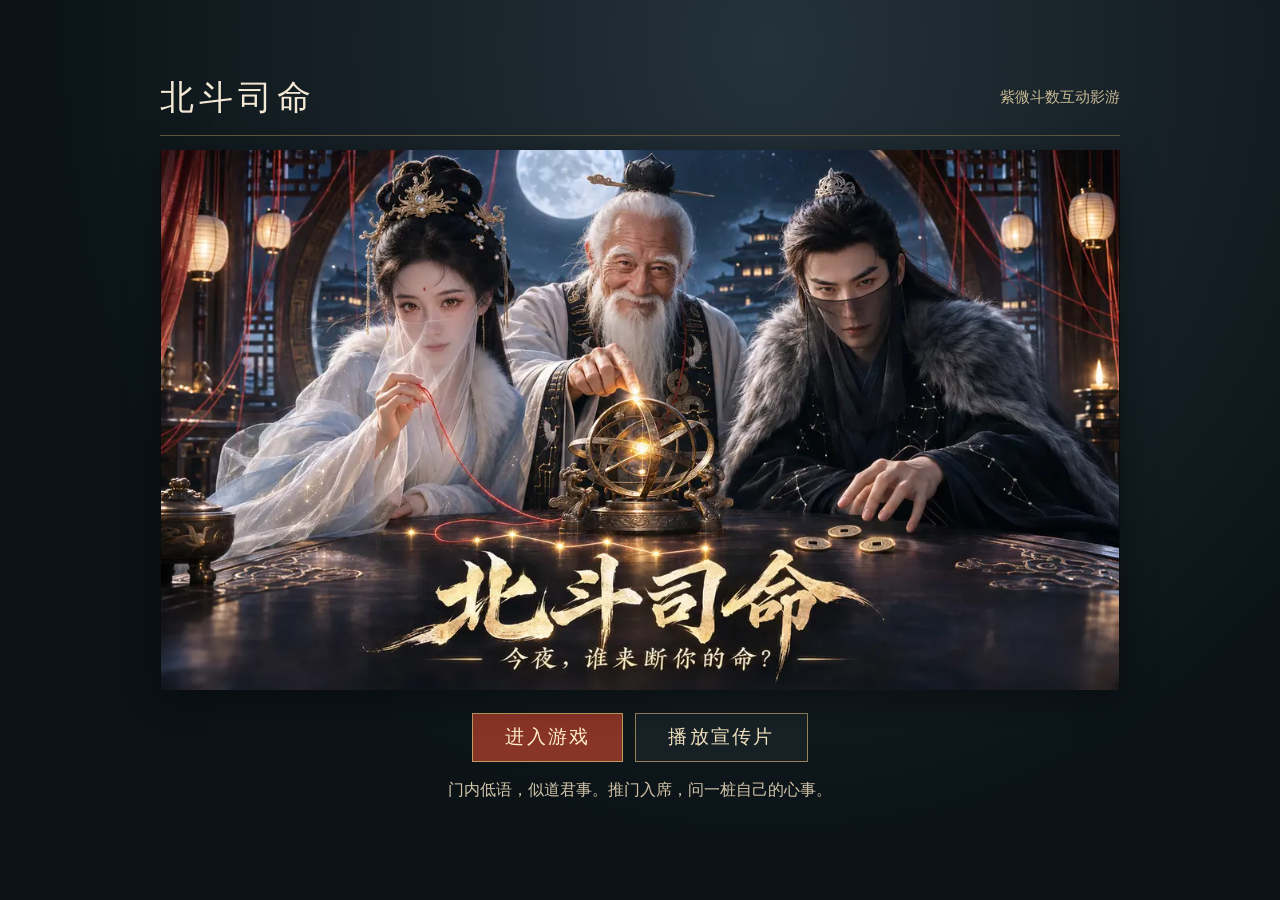
<file: index.html>
<!doctype html>
<html lang="zh-CN">
<head>
  <meta charset="utf-8">
  <meta name="viewport" content="width=device-width,initial-scale=1,viewport-fit=cover">
  <meta name="theme-color" content="#0b1317">
  <meta name="robots" content="noindex,nofollow">
  <title>北斗司命 · 试玩与宣传片</title>
  <style>
    *{box-sizing:border-box}
    :root{color-scheme:dark;font-family:"Songti SC","Noto Serif CJK SC",SimSun,serif;color:#f4e9d4;background:#0b1317}
    body{margin:0;min-height:100svh;display:grid;align-content:center;background:radial-gradient(ellipse at 60% 5%,#24323a,transparent 66%),#0b1317}
    main{width:min(calc(100% - 32px),960px);margin:24px auto 32px}
    header{display:flex;align-items:center;justify-content:space-between;gap:12px;padding-bottom:14px;border-bottom:1px solid #615442}
    h1{font-size:clamp(22px,3vw,34px);font-weight:500;letter-spacing:.15em;margin:0}
    header span{color:#c9b995;font-size:15px}
    .stage{margin-top:14px;aspect-ratio:16/9;position:relative;background:#080d10;box-shadow:0 8px 34px #0006}
    picture,img,video{display:block;width:100%;height:100%;object-fit:contain}
    [hidden]{display:none!important}
    .actions{display:flex;gap:12px;align-items:center;justify-content:center;margin:23px 0 12px}
    button,a,select{font:inherit}
    .actions a,.actions button{display:inline-flex;align-items:center;justify-content:center;min-height:49px;padding:8px 32px;border:1px solid #97805b;cursor:pointer;font-size:19px;letter-spacing:.12em;color:#f4e3bf;text-decoration:none;background:#162025}
    .actions .play{background:#883426;border-color:#c19b61;color:#fff0cc}
    .actions :is(button,a):hover{filter:brightness(1.18)}
    :focus-visible{outline:2px solid #f0c777;outline-offset:4px}
    p{text-align:center;color:#d4c5aa;font-size:16px;line-height:1.6;margin:15px 0}
    .caption{display:flex;align-items:center;justify-content:space-between;flex-wrap:wrap;gap:8px;color:#d4c5aa;padding-top:10px}
    .caption select,.status button{border:1px solid #76654b;background:#131d21;color:#f4e3bf;padding:5px 8px}
    .status{font-size:14px}
    @media(max-width:520px){main{width:calc(100% - 24px)}.actions>*{flex:1}.actions a,.actions button{padding:8px 10px;font-size:18px}header span,.caption{font-size:14px}}
  </style>
</head>
<body>
  <main>
    <header><h1>北斗司命</h1><span>紫微斗数互动影游</span></header>
    <div class="stage">
      <picture id="cover"><source media="(max-width:600px)" srcset="./hall-640.webp"><img src="./hall-1200.webp" width="1200" height="675" alt="瑶光、天枢、玉衡同坐案前"></picture>
      <video id="film" controls playsinline webkit-playsinline preload="none" aria-label="《今夜，谁来断你的命》宣传片" hidden></video>
    </div>
    <div id="details" class="caption" hidden>
      <span>《今夜，谁来断你的命》 · 70 秒</span>
      <label>画质 <select id="quality" aria-label="宣传片画质">
        <option value="480">流畅 480p</option>
        <option value="720" selected>标准 720p</option>
        <option value="1080">高清 1080p</option>
      </select></label>
    </div>
    <div class="actions">
      <a class="play" href="./game/index.html?portrait=quiet-callout&amp;light=night&amp;fix=hall-idle">进入游戏</a>
      <button id="watch" type="button" aria-controls="film" aria-expanded="false">播放宣传片</button>
    </div>
    <p id="line">门内低语，似道君事。推门入席，问一桩自己的心事。</p>
    <p class="status" aria-live="polite"><span id="status"></span> <button type="button" id="retry" hidden>重试播放</button></p>
  </main>
  <script>
    const film = document.querySelector('#film');
    const watch = document.querySelector('#watch');
    const quality = document.querySelector('#quality');
    const status = document.querySelector('#status');
    const retry = document.querySelector('#retry');
    const connection = navigator.connection;
    const slowNetwork = connection && (connection.saveData || /^(slow-2g|2g|3g)$/.test(connection.effectiveType) || (connection.downlink > 0 && connection.downlink < 2));
    if (slowNetwork) quality.value = '480';
    let manual = false;
    let stallTimer;
    let requestedAt = 0;
    let sourceVersion = 0;
    let mayPlay = false;

    function settle() { clearTimeout(stallTimer); status.textContent = ''; retry.hidden = true; }
    function play() {
      const version = sourceVersion;
      film.play().catch(error => {
        if (version !== sourceVersion || film.hidden || error.name === 'AbortError') return;
        if (error.name === 'NotAllowedError') {
          clearTimeout(stallTimer);
          status.textContent = '轻点画面上的播放键。';
        }
      });
    }
    function loadQuality(value, keepTime, resume) {
      clearTimeout(stallTimer);
      sourceVersion++;
      requestedAt = keepTime;
      quality.value = value;
      retry.hidden = true;
      mayPlay = resume;
      film.src = './pv/v26-' + value + '.mp4';
      film.preload = 'metadata';
      film.load();
      if (resume) { play(); waiting(); }
    }
    function waiting() {
      if (film.hidden || !mayPlay || retry.hidden === false) return;
      clearTimeout(stallTimer);
      status.textContent = '正在缓冲…';
      const version = sourceVersion;
      stallTimer = setTimeout(() => {
        if (version !== sourceVersion || film.hidden || film.ended || film.readyState >= 3) return;
        if (!manual && quality.value !== '480') loadQuality('480', film.currentTime || requestedAt, true);
        else { status.textContent = '连接较慢，可继续等待或重试。'; retry.hidden = false; }
      }, 5500);
    }
    film.addEventListener('loadedmetadata', () => {
      if (requestedAt > 0 && Number.isFinite(film.duration)) film.currentTime = Math.min(requestedAt, film.duration);
      requestedAt = 0;
    });
    film.addEventListener('playing', () => { mayPlay = true; settle(); });
    film.addEventListener('waiting', waiting);
    film.addEventListener('pause', () => { if (film.readyState >= 2 && !film.seeking) { mayPlay = false; settle(); } });
    film.addEventListener('play', () => { mayPlay = true; });
    film.addEventListener('error', () => {
      if (film.hidden || !film.error) return;
      if (!manual && quality.value !== '480') { loadQuality('480', film.currentTime || requestedAt, mayPlay); return; }
      clearTimeout(stallTimer);
      status.textContent = '影片暂时未能载入。'; retry.hidden = false;
    });
    quality.addEventListener('change', () => {
      manual = true;
      loadQuality(quality.value, film.currentTime || requestedAt, !film.paused || mayPlay);
    });
    retry.addEventListener('click', () => loadQuality(quality.value, film.currentTime || requestedAt, true));
    watch.addEventListener('click', () => {
      const opening = film.hidden;
      film.hidden = !opening;
      document.querySelector('#details').hidden = !opening;
      document.querySelector('#cover').hidden = opening;
      document.querySelector('#line').hidden = opening;
      watch.setAttribute('aria-expanded', String(opening));
      watch.textContent = opening ? '收起宣传片' : '播放宣传片';
      if (opening) {
        if (!film.hasAttribute('src') || film.error) loadQuality(quality.value, film.currentTime || 0, true);
        else play();
      } else { mayPlay = false; film.pause(); settle(); }
    });
  </script>
</body>
</html>
</file>
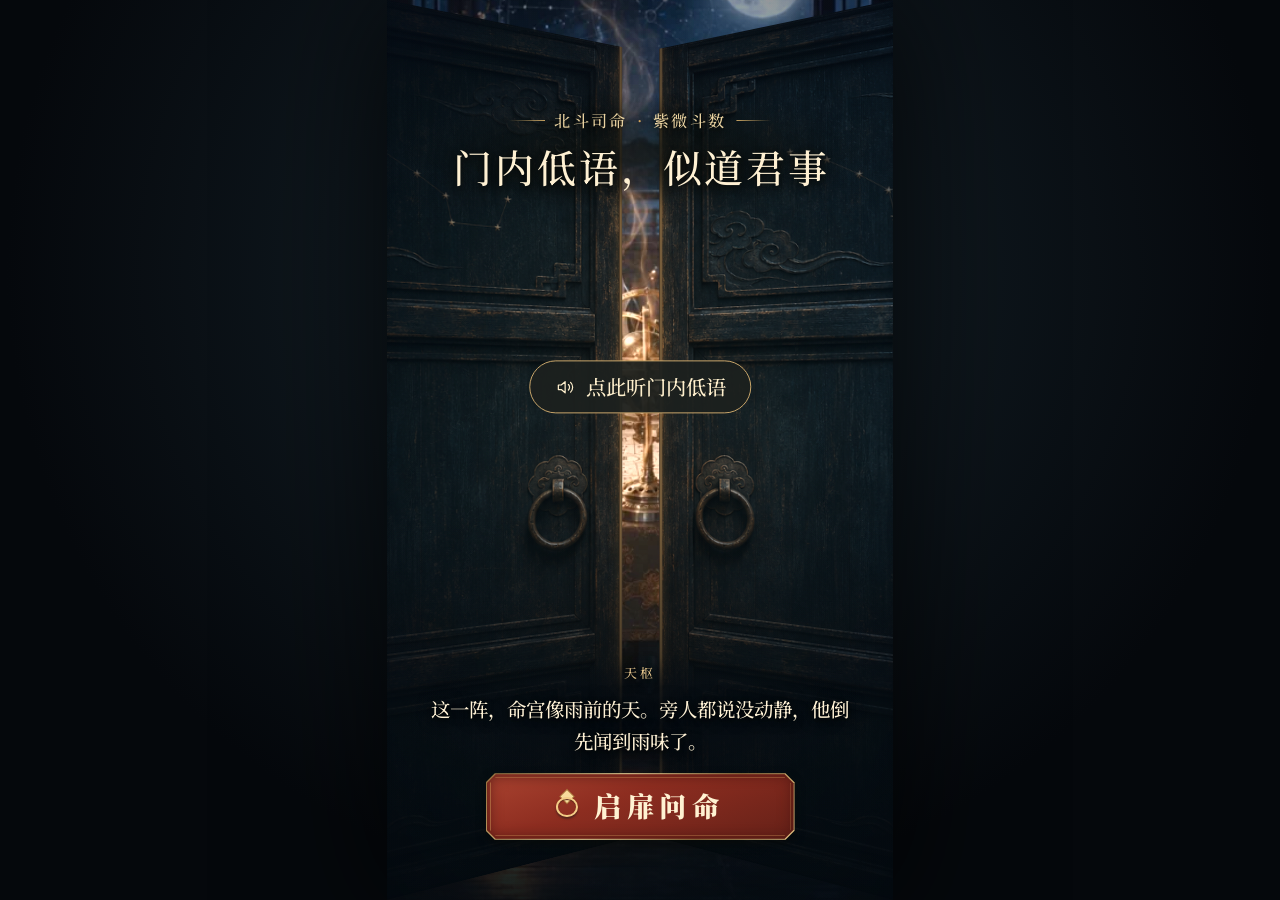
<file: game/index.html>
<!doctype html>
<html lang="zh-CN"><head><meta charset="UTF-8"/><meta name="viewport" content="width=device-width,initial-scale=1,viewport-fit=cover"/><meta name="theme-color" content="#081118"/><meta name="description" content="在三位星君的争论里，亲手走出自己的答案。北斗司命，预设互动故事。"/><title>北斗司命 · 三司争命</title><link rel="icon" href="data:image/svg+xml,%3Csvg xmlns='http://www.w3.org/2000/svg' viewBox='0 0 40 40'%3E%3Crect x='3' y='3' width='34' height='34' fill='%23B3282D'/%3E%3Ctext x='20' y='28' font-size='25' text-anchor='middle' fill='%23fff'%3E命%3C/text%3E%3C/svg%3E"/>  <script src="./assets/media-9162caf5216f77.js"></script>
  <script type="module" crossorigin src="./assets/release-21a2302fba7a5c.js"></script>
  <link rel="stylesheet" crossorigin href="./assets/release-3d289e8c07c9a7.css">
</head><body><div id="root"></div></body></html>
</file>
